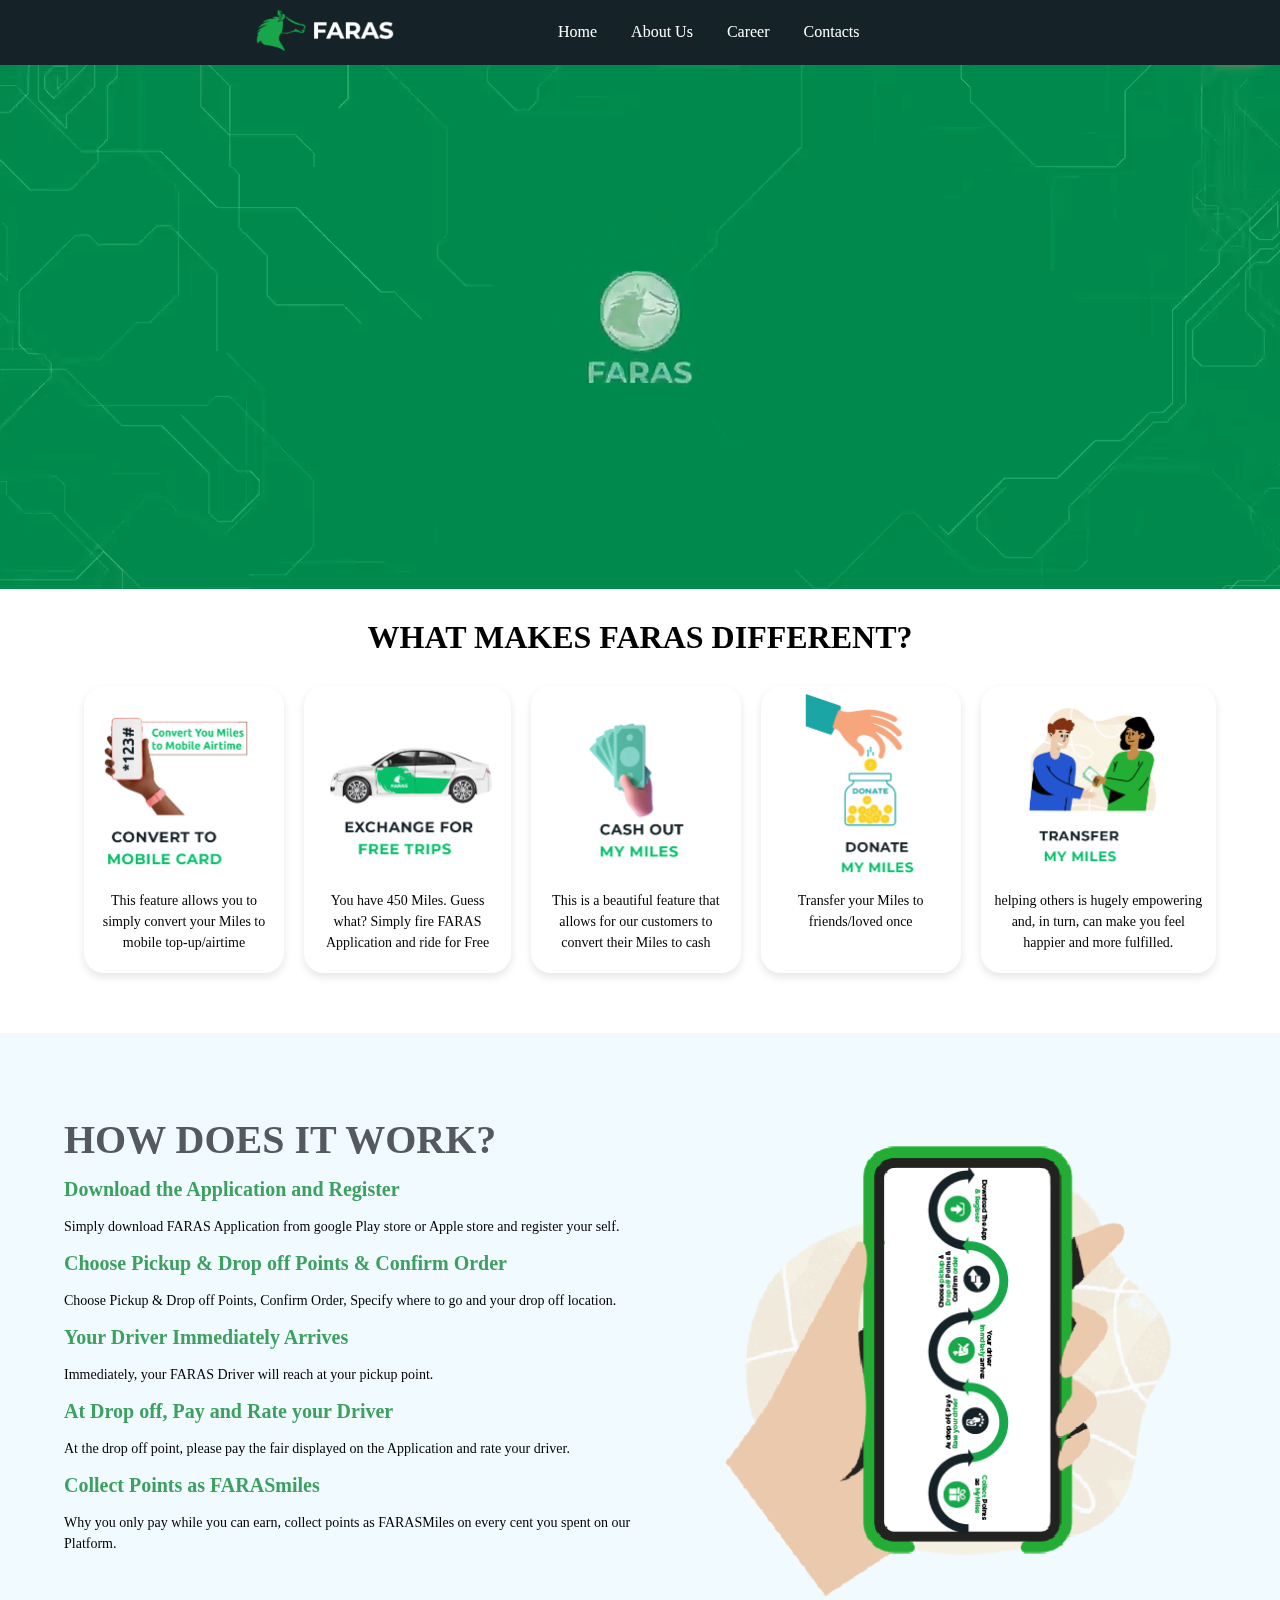
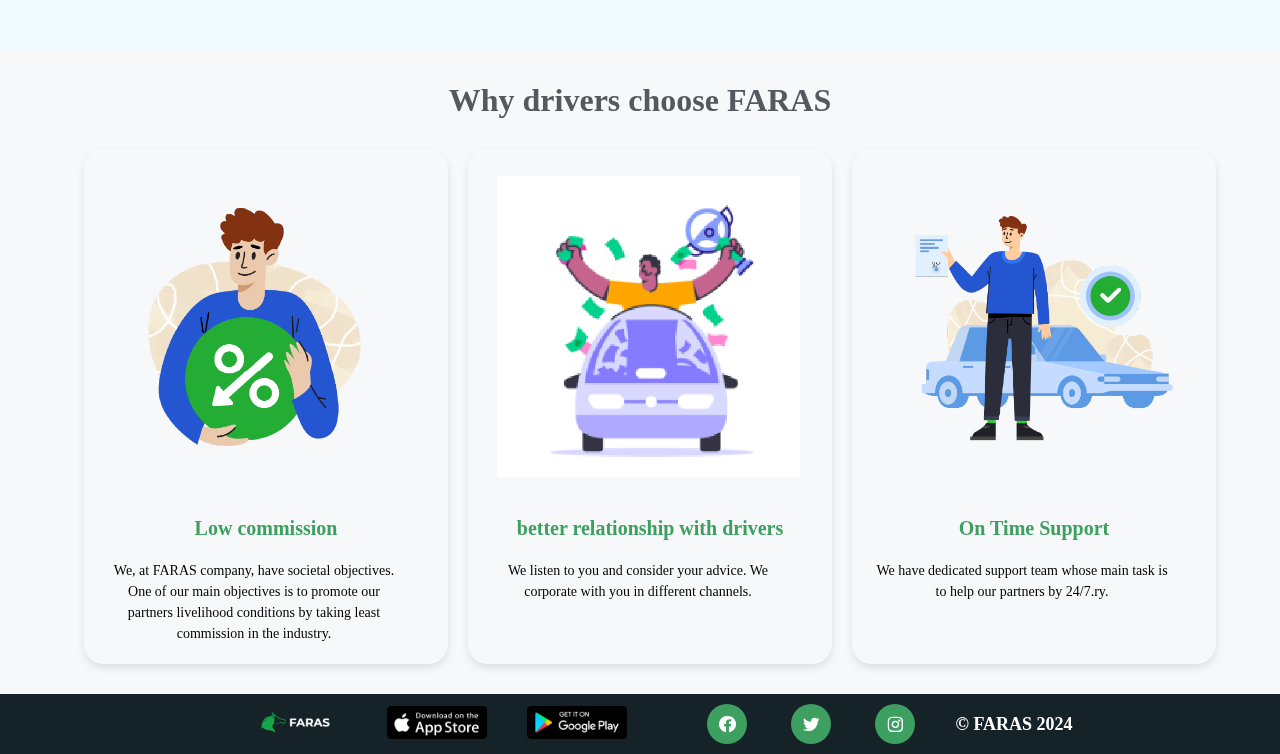
<file: index.html>
<!DOCTYPE html>
<html lang="en">
<head>
    <meta charset="UTF-8">
    <meta name="viewport" content="width=device-width, initial-scale=1.0">
    <title>Faras</title>
    <link rel="shortcut icon" href="./images/favicon.jpg" type="image/x-icon">
    <link rel="stylesheet" href="style.css">
    <link href='https://unpkg.com/boxicons@2.1.4/css/boxicons.min.css' rel='stylesheet'>
</head>
<body>
    
<!-- ---------------------------------------nav---------------------------------- -->
        <div class="nav">
            <div class="logo">
                <img src="./images/faras-Logo-300x76.png" alt="">
            </div>
            <div class="links">
                <a href="index.html">Home</a>
                <a href="About.html">About Us</a>
                <a href="">Career</a>
                <a href="">Contacts</a>
            </div>
        </div>
<!-- life -->
<!-- ---------------------------------------main---------------------------------- -->
        <div class="main">
            <video loop muted autoplay>
                <source src="./images/y2mate.com - Faras Economy_720pFH.mp4">
            </video>
        </div>


<!-- ---------------------------------------Diffrence---------------------------------- -->
<div class="diffrence">
    <h1>WHAT MAKES FARAS DIFFERENT?</h1>
    <div class="card">
        <div class="one">
            <img src="./images/1.png" alt="">
            <p>This feature allows you to simply convert your Miles to mobile top-up/airtime</p>
        </div>
        <div class="one">
            <img src="./images/2.png" alt="">
            <p>You have 450 Miles. Guess what? Simply fire FARAS Application and ride for Free</p>
        </div>
        <div class="one">
            <img src="./images/3.png" alt="">
            <p>This is a beautiful feature that allows for our customers to convert their Miles to cash</p>
        </div>
        <div class="one">
            <img src="./images/4.png" alt="">
            <p>Transfer your Miles to friends/loved once</p>
        </div>
        <div class="one">
            <img src="./images/5.png" alt="">
            <p>helping others is hugely empowering and, in turn, can make you feel happier and more fulfilled.</p>
        </div>
    </div>
</div>

<!-- ---------------------------------------how it works---------------------------------- -->
 <div class="how">
    <div class="left">
        <h2>HOW DOES IT WORK?</h2>
        <h4>Download the Application and Register</h4>
        <p>Simply download FARAS Application from google Play store or Apple store and register your self.</p>
        <h4>Choose Pickup & Drop off Points & Confirm Order</h4>
        <p>Choose Pickup & Drop off Points, Confirm Order, Specify where to go and your drop off location.</p>
        <h4>Your Driver Immediately Arrives</h4>
        <p>Immediately,  your FARAS Driver will reach at your pickup point.</p>
        <h4>At Drop off, Pay and Rate your Driver</h4>
        <p>At the drop off point, please pay the fair displayed on the Application and rate your driver.</p>
        <h4>Collect Points as FARASmiles</h4>
        <p>Why you only pay while you can earn, collect points as FARASMiles on every cent you spent on our Platform.</p>
    </div>
    <div class="right">
        <img src="./images/Mobile-.png" alt="">
    </div>
 </div>

 <!-- ---------------------------------------why---------------------------------- -->
  <div class="why">
    <h1>Why drivers choose FARAS</h1>
    <div class="cards">
        <div class="two">
            <img src="./images/Low-Commission.png" alt="">
            <h2>Low commission</h2>
            <p>We, at FARAS company, have societal objectives. One of our main objectives is to promote our partners livelihood conditions by taking least commission in the industry.</p>
        </div>
        <div class="two">
            <img src="./images/Better-RelationShip.png" alt="">
            <h2>better relationship with drivers</h2>
            <p>We listen to you and consider your advice. We corporate with you in different channels.</p>
        </div>
        <div class="two">
            <img src="./images/Free-registration-.png" alt="">
            <h2>On Time Support</h2>
            <p>We have dedicated support team whose main task is to help our partners by 24/7.ry.</p>
        </div>
    </div>
  </div>

 <!-- ---------------------------------------footer---------------------------------- -->
  <div class="footer">
    <div class="one">
        <img src="./images/faras-Logo-300x76.png" alt="">
    </div>
    <div class="one">
        <img src="./images/app_store_en.png" alt="">
    </div>
    <div class="one">
        <img src="./images/play_market_en.png" alt="">
    </div>
    <div class="one">
        <a href=""><i class='bx bxl-facebook-circle'></i></a>
        <a href=""><i class='bx bxl-twitter'></i></a>
        <a href=""><i class='bx bxl-instagram'></i></a>
    </div>
    <div class="one">
        <h1>© FARAS 2024</h1>
    </div>
  </div>

</body>
</html>
</file>
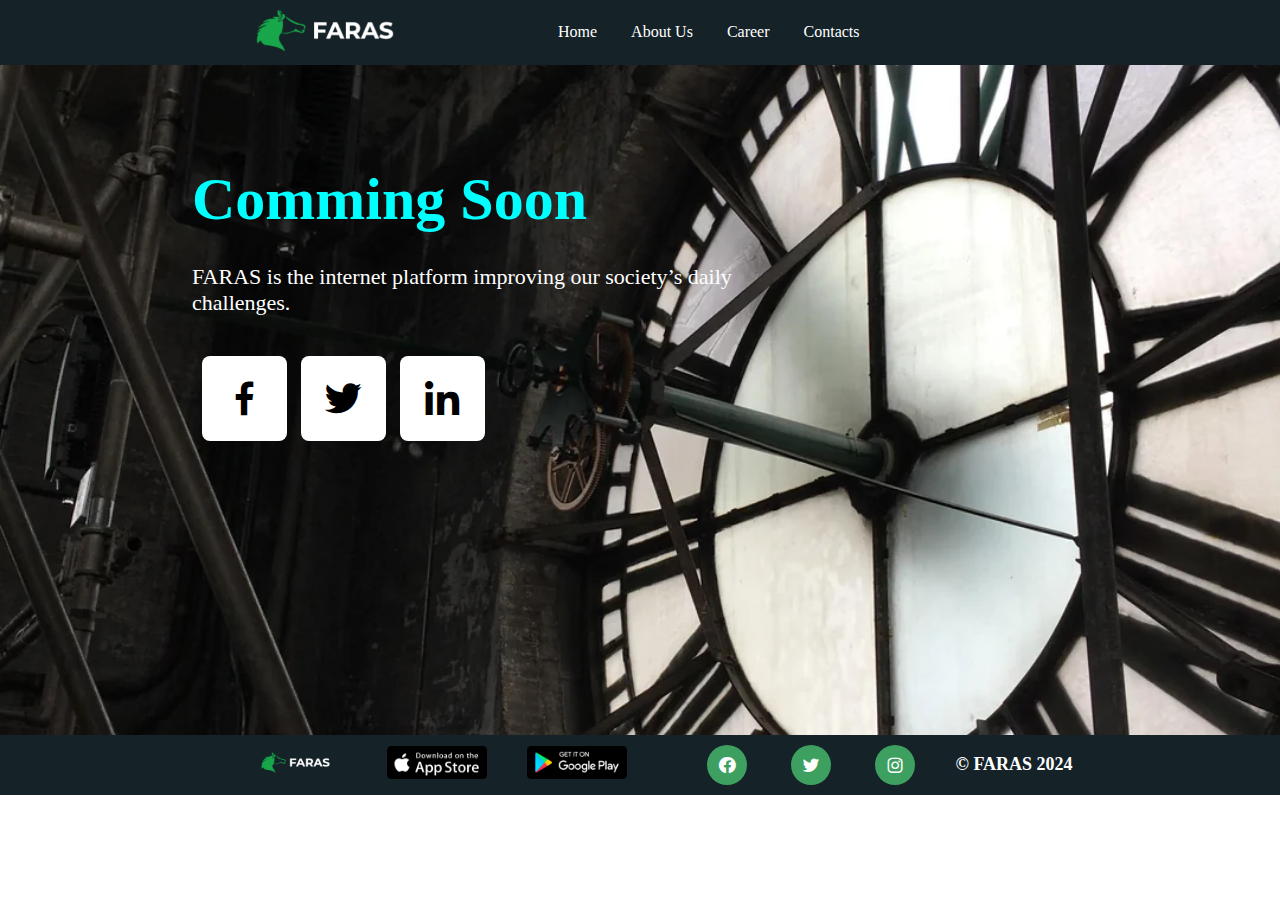
<file: career.html>
<!DOCTYPE html>
<html lang="en">
<head>
    <meta charset="UTF-8">
    <meta name="viewport" content="width=device-width, initial-scale=1.0">
    <title>Faras</title>
    <link rel="shortcut icon" href="./images/favicon.jpg" type="image/x-icon">
    <link rel="stylesheet" href="./career.css">
    <link href='https://unpkg.com/boxicons@2.1.4/css/boxicons.min.css' rel='stylesheet'>
</head>
<body>
    
<!-- ---------------------------------------nav---------------------------------- -->
        <div class="navc">
            <div class="logoc">
                <img src="./images/faras-Logo-300x76.png" alt="">
            </div>
            <div class="linksc">
                <a href="">Home</a>
                <a href="">About Us</a>
                <a href="">Career</a>
                <a href="">Contacts</a>
            </div>
        </div>

<!-- ---------------------------------------career---------------------------------- -->
 <div class="car">
    <h1>Comming Soon</h1>
    <p>FARAS is the internet platform improving our society’s daily challenges.</p>
    <i class='bx bxl-facebook' ></i>
    <i class='bx bxl-twitter' ></i>
    <i class='bx bxl-linkedin' ></i>
 </div>

        
<!-- ---------------------------------------footer---------------------------------- -->
<div class="footerc">
    <div class="onec">
        <img src="./images/faras-Logo-300x76.png" alt="">
    </div>
    <div class="onec">
        <img src="./images/app_store_en.png" alt="">
    </div>
    <div class="onec">
        <img src="./images/play_market_en.png" alt="">
    </div>
    <div class="onec">
        <a href=""><i class='bx bxl-facebook-circle'></i></a>
        <a href=""><i class='bx bxl-twitter'></i></a>
        <a href=""><i class='bx bxl-instagram'></i></a>
    </div>
    <div class="onec">
        <h1>© FARAS 2024</h1>
    </div>
  </div>

</body>
</html>
</file>
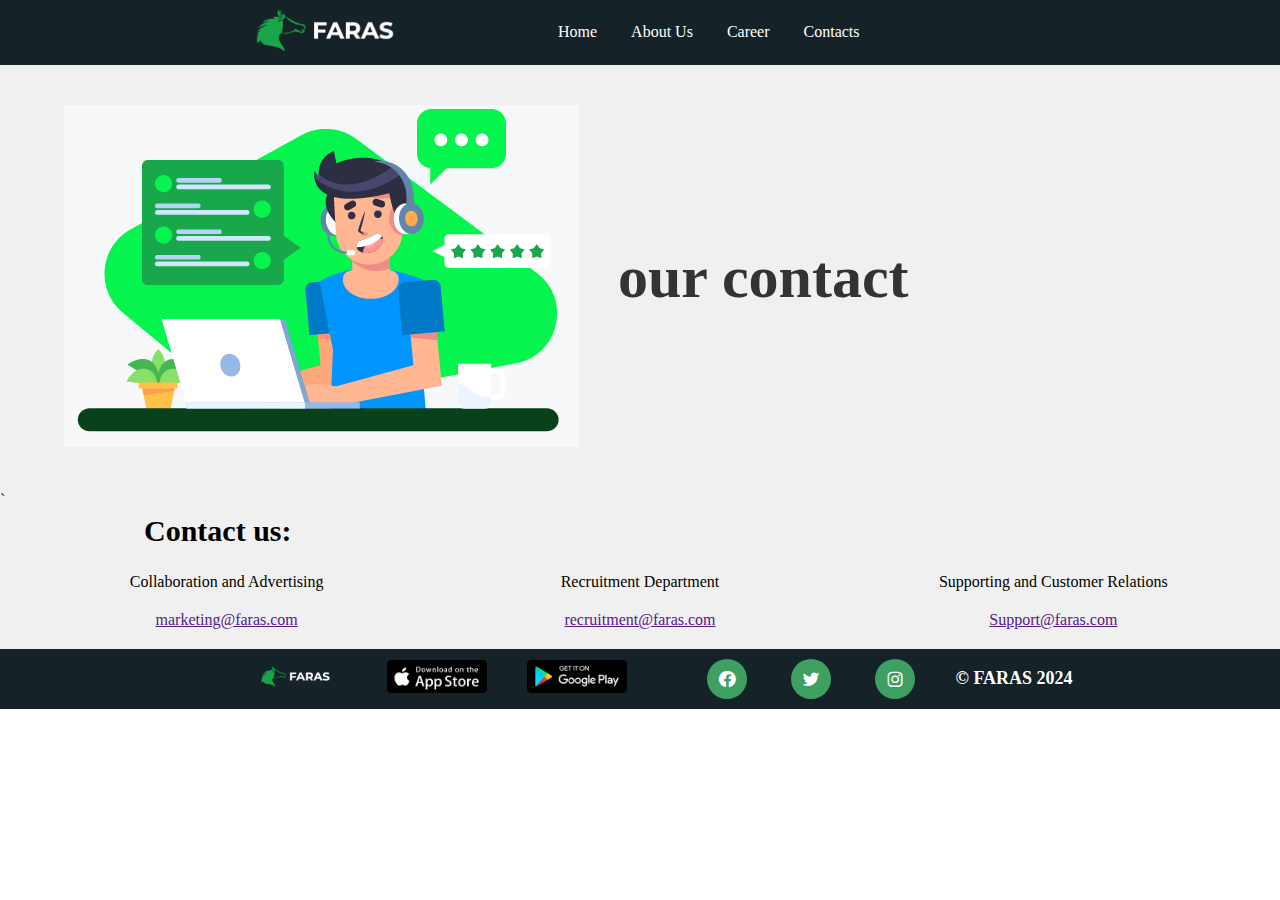
<file: contact.html>
<!DOCTYPE html>
<html lang="en">
<head>
    <meta charset="UTF-8">
    <meta name="viewport" content="width=device-width, initial-scale=1.0">
    <title>Faras</title>
    <link rel="shortcut icon" href="./images/favicon.jpg" type="image/x-icon">
    <link rel="stylesheet" href="./contact.css">
    <link href='https://unpkg.com/boxicons@2.1.4/css/boxicons.min.css' rel='stylesheet'>
</head>
<body>
    
<!-- ---------------------------------------nav---------------------------------- -->
        <div class="navo">
            <div class="logoo">
                <img src="./images/faras-Logo-300x76.png" alt="">
            </div>
            <div class="linkss">
                <a href="">Home</a>
                <a href="">About Us</a>
                <a href="">Career</a>
                <a href="">Contacts</a>
            </div>
        </div>
<!-- ---------------------------------------contact---------------------------------- -->
 <div class="background">
 <div class="contact">
    <div class="dil-left">
        <img src="images/contact.png" alt="image">
    </div>
    <div class="dil-right">
        <h1>our contact</h1>
    </div>
 </div>


 <!-- ---------------------------------------US---------------------------------- -->
`<div class="h2">
    <h2>Contact us:</h2>
</div>
  <div class="us">
    <div class="dilen-left">
        <p>Collaboration and Advertising</p>
        <a href="">marketing@faras.com</a>
    </div>
    <div class="dilen-left">
        <p>Recruitment Department</p>
        <a href="">recruitment@faras.com</a>
    </div>
    <div class="dilen-left">
        <p>Supporting and Customer  Relations</p>
        <a href="">Support@faras.com</a> 
    </div>
  </div>

<!-- ---------------------------------------footer---------------------------------- -->
<div class="footers">
    <div class="ones">
        <img src="./images/faras-Logo-300x76.png" alt="">
    </div>
    <div class="ones">
        <img src="./images/app_store_en.png" alt="">
    </div>
    <div class="ones">
        <img src="./images/play_market_en.png" alt="">
    </div>
    <div class="ones">
        <a href=""><i class='bx bxl-facebook-circle'></i></a>
        <a href=""><i class='bx bxl-twitter'></i></a>
        <a href=""><i class='bx bxl-instagram'></i></a>
    </div>
    <div class="ones">
        <h1>© FARAS 2024</h1>
    </div>
  </div>
</div>  

</body>
</html>
</file>
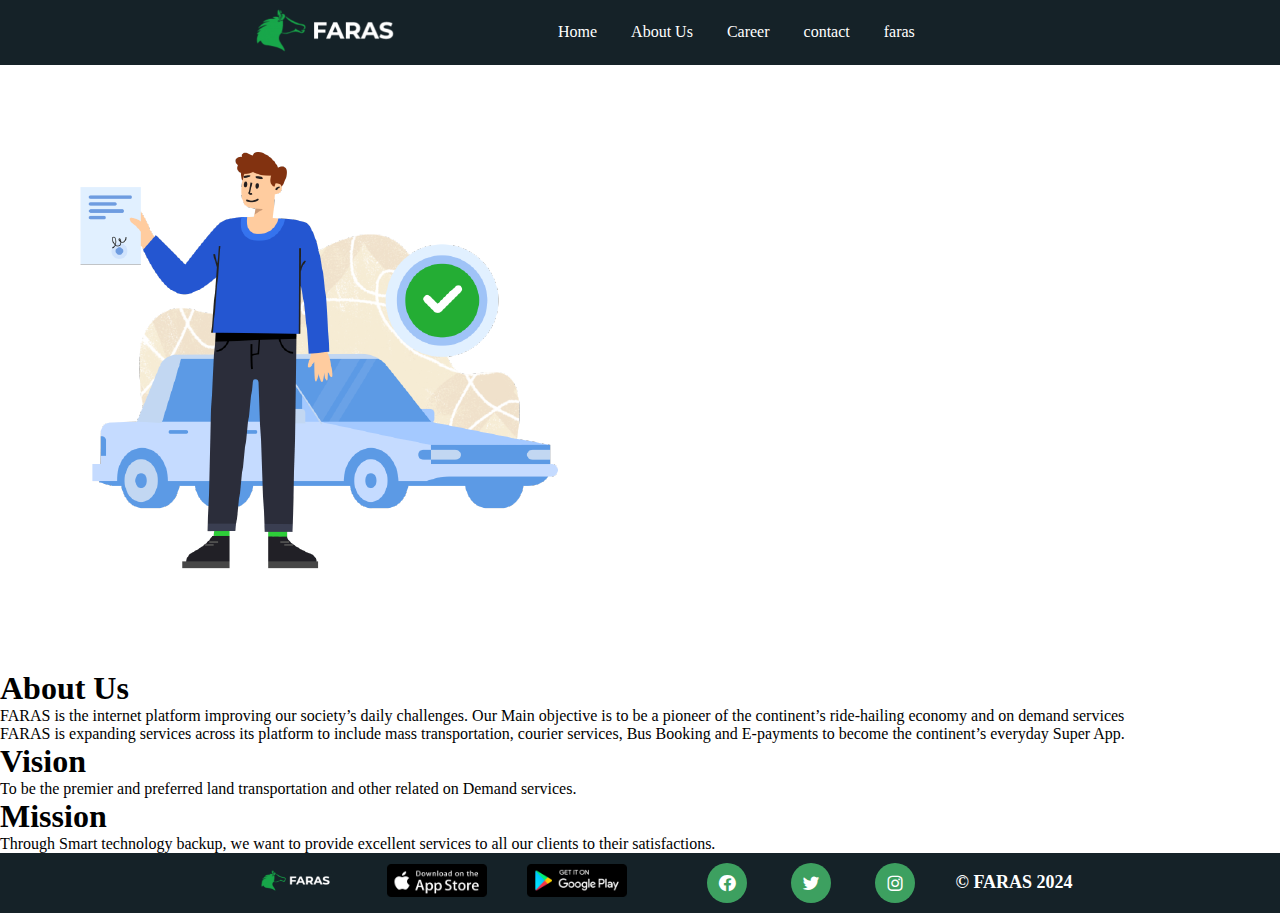
<file: faras.html>
<!DOCTYPE html>
<html lang="en">
<head>
    <meta charset="UTF-8">
    <meta name="viewport" content="width=device-width, initial-scale=1.0">
    <title>Faras</title>
    <link rel="shortcut icon" href="./images/favicon.jpg" type="image/x-icon">
    <link rel="stylesheet" href="style.css">
    <link href='https://unpkg.com/boxicons@2.1.4/css/boxicons.min.css' rel='stylesheet'>
</head>
<body>
	<!-- boy -->
    
<!-- ---------------------------------------nav---------------------------------- -->
        <div class="nav">
            <div class="logo">
                <img src="./images/faras-Logo-300x76.png" alt="">
            </div>
            <div class="links">
                <a href="#">Home</a>
                <a href="#">About Us</a>
                <a href="#">Career</a>
                <a href="#">contact</a>
                <a href="faras.html">faras</a>
                
            </div>
            <!-- saw -->
        </div>
<!-- ----------------------------about-------------------------------->

        <div class="about">
            <div class="left">
                <img src="./images/Free-registration-.png" alt="">
            </div>
            <div class="right">
                <h1>About Us</h1>
                <p>FARAS is the internet platform improving our society’s daily challenges. Our Main objective is to be a pioneer of the continent’s ride-hailing economy and on demand services</p>
                <p>FARAS is expanding services across its platform to include mass transportation, courier services, Bus Booking and E-payments to become the continent’s everyday Super App.</p>
            </div>
        </div>


<!-- ----------------------------mission-------------------------------->
<div class="mission">
    <div class="left">
        <h1>Vision</h1>
        <p>To be the premier and preferred land transportation and other related on Demand services.</p>
    </div>
    <div class="right">
        <h1>Mission</h1>
        <p>Through Smart technology backup, we want to provide excellent services to all our clients to their satisfactions.</p>
    </div>
</div>

    
<!-- ---------------------------------------footer---------------------------------- -->
<div class="footer">
    <div class="one">
        <img src="./images/faras-Logo-300x76.png" alt="">
    </div>
    <div class="one">
        <img src="./images/app_store_en.png" alt="">
    </div>
    <div class="one">
        <img src="./images/play_market_en.png" alt="">
    </div>
    <div class="one">
        <a href=""><i class='bx bxl-facebook-circle'></i></a>
        <a href=""><i class='bx bxl-twitter'></i></a>
        <a href=""><i class='bx bxl-instagram'></i></a>
    </div>
    <div class="one">
        <h1>© FARAS 2024</h1>
    </div>
  </div>

</body>
</html>
</file>
<file: style.css>
*{
    margin: 0;
    padding: 0;
    box-sizing: border-box;
    font-family: 'Times New Roman', Times, serif;
}
/* <!-- ---------------------------------------nav---------------------------------- - */
.nav{
    background: #152228;
    display: flex;
    padding: 5px 10%;
    align-items: center;
}
.nav .logo{
    margin-left: 100px;
}
.nav .logo img{
    width: 200px;
}
.nav .links{
    margin-left: 100px;
}
.nav .links a{
    text-decoration: none;
    color: white;
    margin-left: 30px;
}
.nav .links a:hover{
    color: #3da060;
}

/* <!-- ---------------------------------------main---------------------------------- -- */
.main{
    width: 100%;
    height: 524px;
    display: flex;   
    flex-wrap: wrap;
    align-items: center;
    justify-content: center;
}
.main video{
    top: 0;
    left: 0;
    object-fit: cover;
    width: 100%;
    height: 524px;
    z-index: -1;
}

/* <!-- ---------------------------------------Diffrence---------------------------------- --> */
.diffrence{
    padding: 30px 5%;
    text-align: center;
    margin-bottom: 30px;
}
.diffrence h1{margin-bottom: 30px;}
.diffrence .card{
    display: flex;
}
.diffrence .card .one{
    margin-left: 20px;
    box-shadow: 0 4px 8px rgba(0, 0, 0, 0.1);
    padding-bottom: 20px;
    border-radius: 20px;
}
.diffrence .card .one img{
    width: 200px;
}
.diffrence .card .one p{
    font-size: 14px;
    line-height: 1.5;
    padding-left: 10px;
    padding-right: 10px;
}

/* <!-- ---------------------------------------how it works---------------------------------- --> */
.how{
    background: #f1faff;
    padding: 40px 5%;
    display: flex;
    align-items: center;
}
.how .left h2{
    color: #54595f;
    margin-bottom: 15px;
    font-size: 40px;
}
.how .left h4{
    color: #3da060;
    font-size: 20px;
    margin-bottom: 15px;
}
.how .left p{
    margin-bottom: 15px;
    font-size: 14px;
    line-height: 1.5;
}
.how .right img{
    width: 100%;
}

/* <!-- ---------------------------------------why---------------------------------- --> */
.why{
    background: #f7f8f9;
    text-align: center;
    padding: 30px 5%;
}
.why h1{
    color: #54595f;
    margin-bottom: 30px;
}
.why .cards{
    display: flex;
    width: 100%;
}
.why .cards .two{
    margin-left: 20px;
    box-shadow: 0 4px 8px rgba(0, 0, 0, 0.1);
    padding: 20px;
    border-radius: 20px;
}
.why .cards .two img{
    width: 100%;
    margin-bottom: 20px;
}
.why .cards .two h2{
    margin-bottom: 20px;
    color: #3da060;
    font-size: 20px;
}
.why .cards .two p{
    width: 300px;
    font-size: 14px;
    line-height: 1.5;
}

/* <!-- ---------------------------------------footer---------------------------------- --> */
.footer{
    background: #152228;
    padding: 10px 5%;
    display: flex;
    align-items: center;
    color: white;
    justify-content: center;
}
.footer .one{
    margin-left: 40px;
}
.footer .one img{
    width: 100px;
}
.footer .one  a{
    text-decoration: none;
    color: white;
}
.footer .one  a i{
    background: #3da060;
    padding: 10px;
    border-radius: 50%;
    font-size: 20px;
    margin-left: 40px;
}
.footer .one h1{
    font-size: 18px;
}
</file>
<file: career.css>
*{
    margin: 0;
    padding: 0;
    box-sizing: border-box;
    font-family: 'Times New Roman', Times, serif;
}
/* <!-- ---------------------------------------nav---------------------------------- - */
.navc{
    background: #152228;
    display: flex;
    padding: 5px 10%;
    align-items: center;
}
.navc .logoc{
    margin-left: 100px;
}
.navc .logoc img{
    width: 200px;
}
.navc .linksc{
    margin-left: 100px;
}
.navc .linksc a{
    text-decoration: none;
    color: white;
    margin-left: 30px;
}
.navc .linksc a:hover{
    color: #3da060;
}
/* 
<!-- ---------------------------------------career---------------------------------- --> */

.car{
    background-image: url(./images/clock.webp);
    background-position: center;
    background-size: cover;
    background-repeat: no-repeat;
    padding: 100px 15%;
    color: white;
    height: 670px;
}
.car h1{
    font-size: 60px;
    color: aqua;
    margin-bottom: 30px;
}
.car p{
    font-size: 22px;
    width: 600px;
    margin-bottom:40px;
}
.car i{
    background: white;
    color: black;
    padding: 20px;
    border-radius: 8px;
    margin-left: 10px;
    font-size: 45px;
}
/* <!-- ---------------------------------------footer---------------------------------- --> */
.footerc{
    background: #152228;
    padding: 10px 5%;
    display: flex;
    align-items: center;
    color: white;
    justify-content: center;
}
.footerc .onec{
    margin-left: 40px;
}
.footerc .onec img{
    width: 100px;
}
.footerc .onec  a{
    text-decoration: none;
    color: white;
}
.footerc .onec  a i{
    background: #3da060;
    padding: 10px;
    border-radius: 50%;
    font-size: 20px;
    margin-left: 40px;
}
.footerc .onec h1{
    font-size: 18px;
}
</file>
<file: contact.css>
*{
    margin: 0;
    padding: 0;
    box-sizing: border-box;
    font-family: 'Times New Roman', Times, serif;
}
/* <!-- ---------------------------------------nav---------------------------------- - */
.navo{
    background: #152228;
    display: flex;
    padding: 5px 10%;
    align-items: center;
}
.navo .logoo{
    margin-left: 100px;
}
.navo .logoo img{
    width: 200px;
}
.navo .linkss{
    margin-left: 100px;
}
.navo .linkss a{
    text-decoration: none;
    color: white;
    margin-left: 30px;
}
.navo .linkss a:hover{
    color: #3da060;
}

/* main */
.background{
    background-color: #F0F0F0;
}
.contact{
    display: flex;
    align-items: center;
    padding: 40px 5%;
}
.dil-right{
    text-align: center;
    margin-left: 40px;
    color: #333;
    font-size: 30px;
}


/* us */
.us{
    display: flex;
    padding: 20px;
}
h2{
    padding: 5px 5%;
    margin-left: 80px;
   font-size: 30px;
}
.dilen-left{
    flex: 1;
    margin: 0 20px;
    text-align: center;
}
.dilen-left p{
    margin-bottom: 20px;
}
/* <!-- ---------------------------------------footer---------------------------------- --> */
.footers{
    background: #152228;
    padding: 10px 5%;
    display: flex;
    align-items: center;
    color: white;
    justify-content: center;
}
.footers .ones{
    margin-left: 40px;
}
.footers .ones img{
    width: 100px;
}
.footers .ones  a{
    text-decoration: none;
    color: white;
}
.footers .ones  a i{
    background: #3da060;
    padding: 10px;
    border-radius: 50%;
    font-size: 20px;
    margin-left: 40px;
}
.footers .ones h1{
    font-size: 18px;
}
</file>
